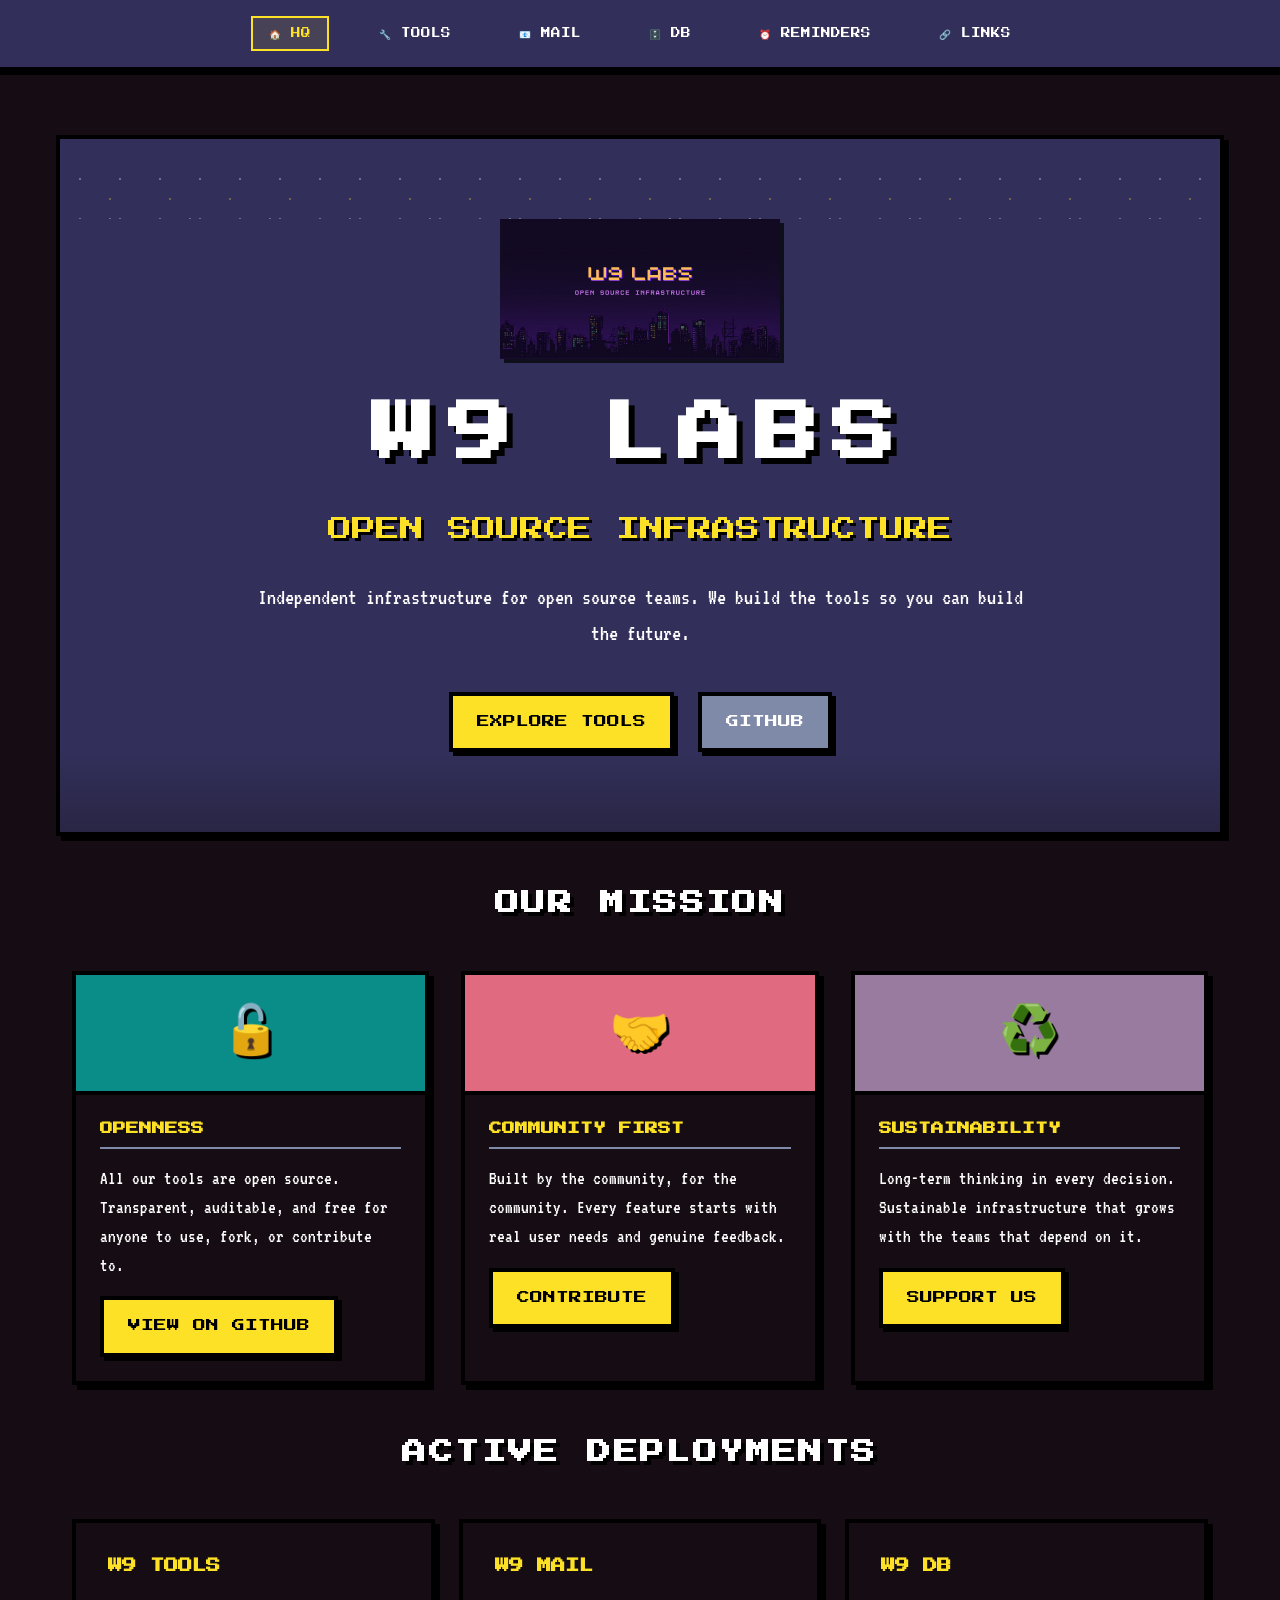
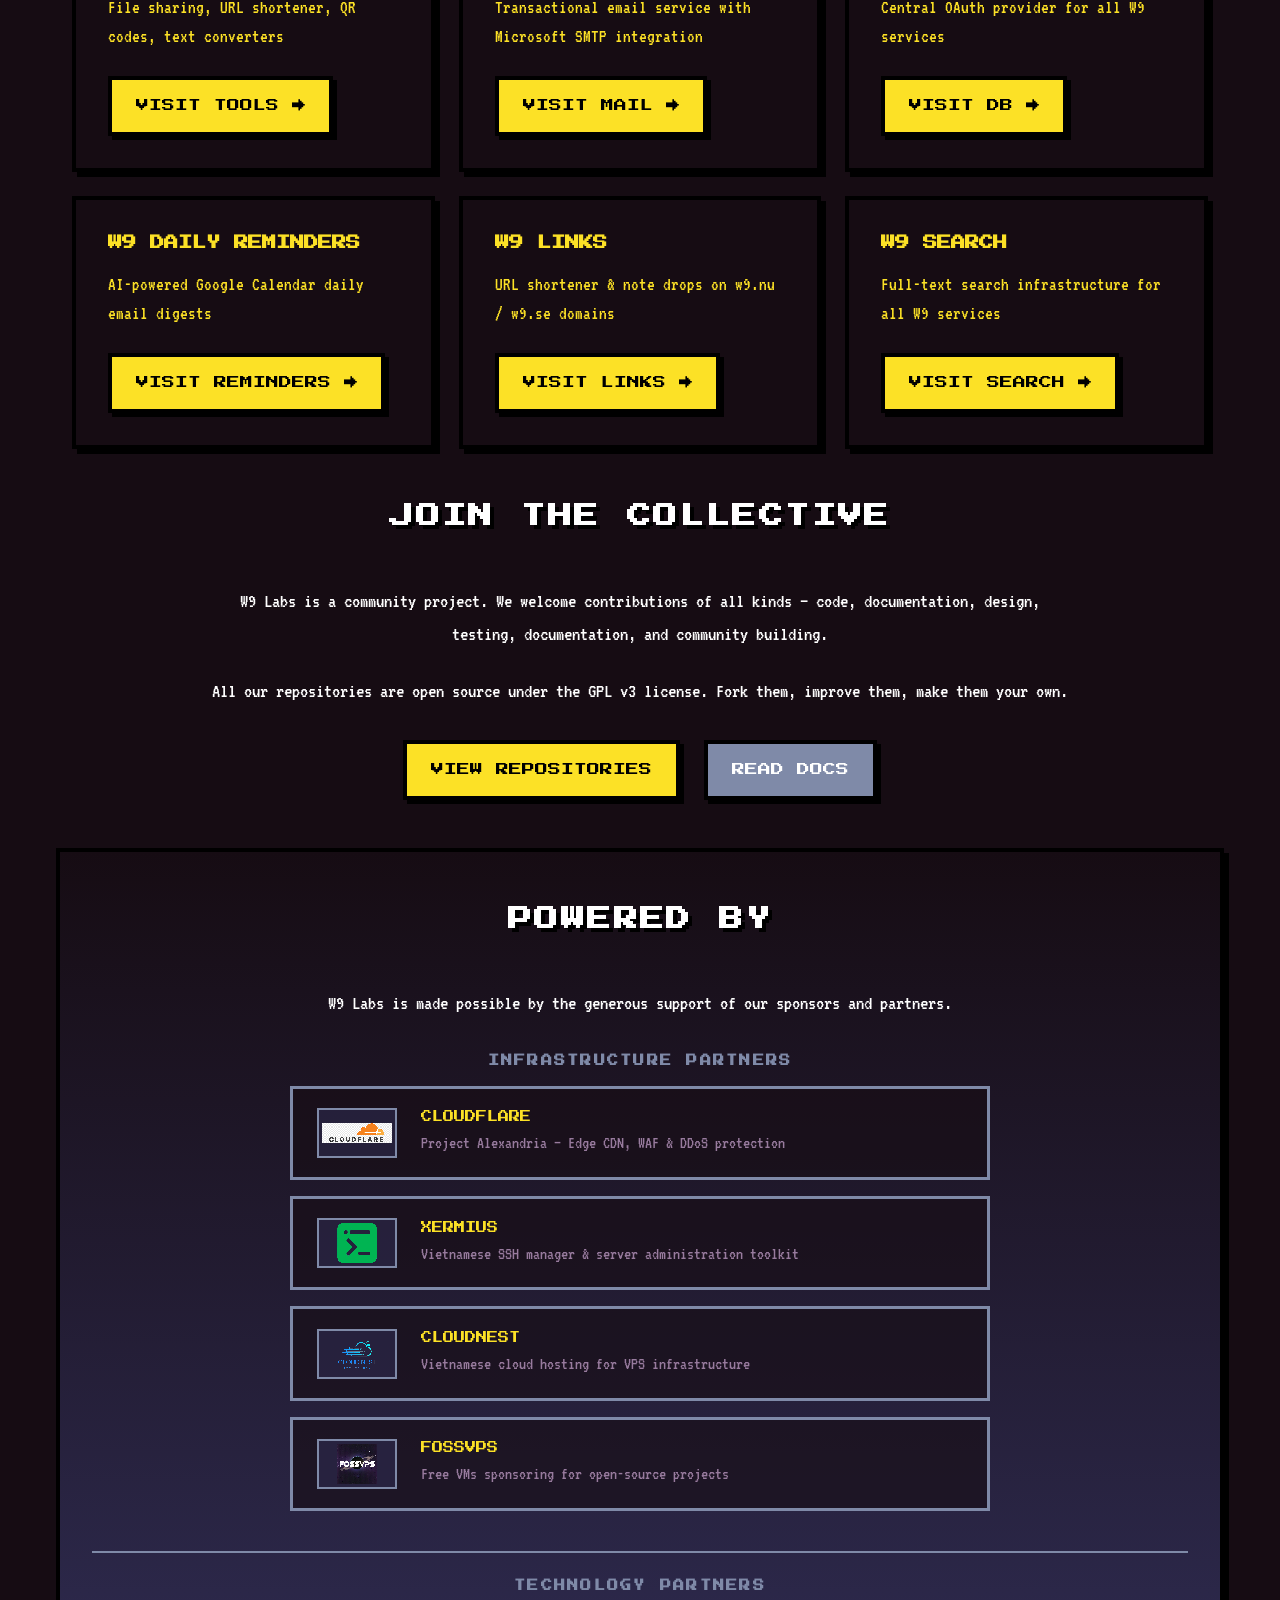
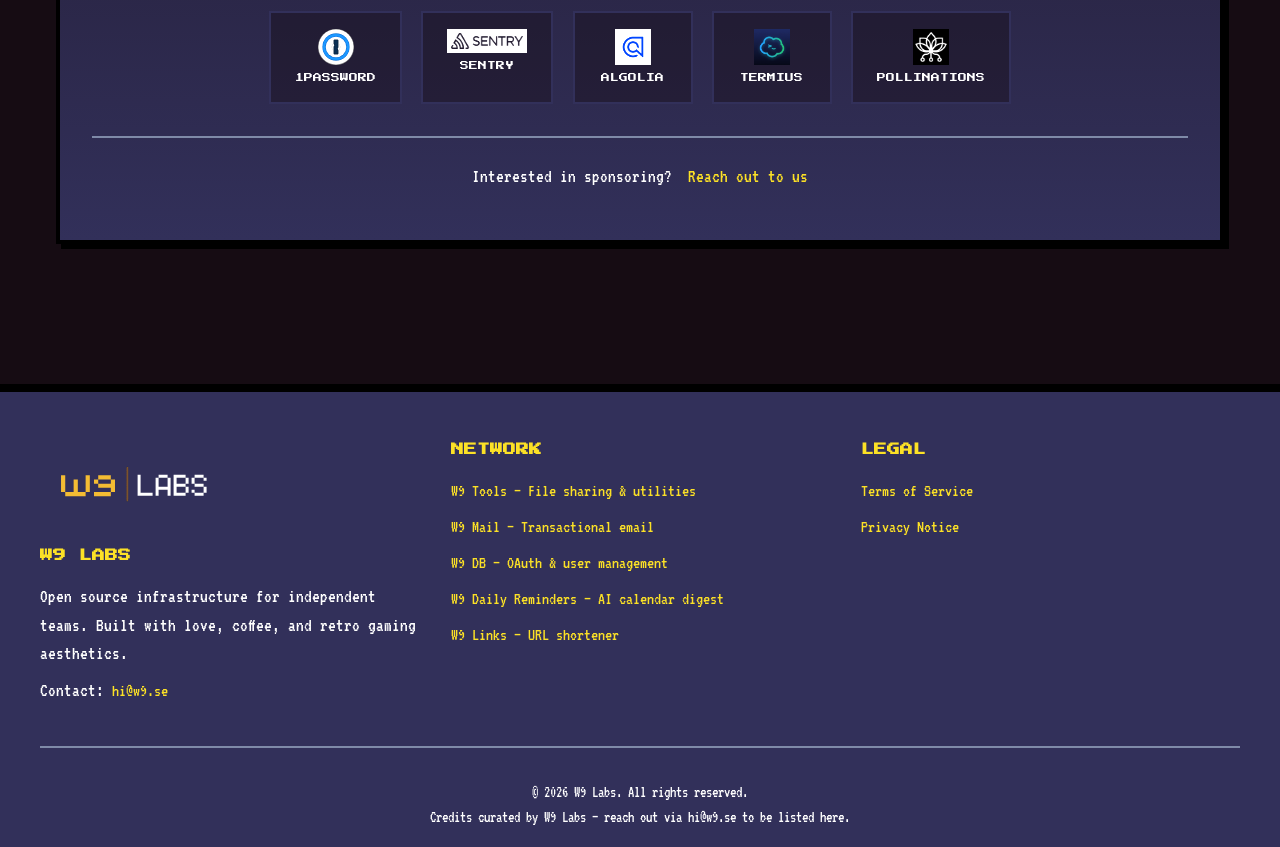
<file: index.html>
<!DOCTYPE html>
<html lang="en">
<head>
    <meta charset="UTF-8"/>
    <meta name="viewport" content="width=device-width, initial-scale=1.0"/>
    <title>W9 Labs — Open Source Infrastructure</title>
    <meta name="description" content="W9 Labs — Open source infrastructure for independent teams. W9 Tools, W9 Mail, W9 DB, and more."/>

    <!-- Favicons -->
    <link rel="icon" type="image/svg+xml" href="/w9-logo/favicon.svg"/>
    <link rel="manifest" href="/site.webmanifest"/>
    <meta name="theme-color" content="#160c13"/>

    <!-- Fonts -->
    <link rel="preconnect" href="https://fonts.googleapis.com"/>
    <link rel="preconnect" href="https://fonts.gstatic.com" crossorigin/>
    <link href="https://fonts.googleapis.com/css2?family=Press+Start+2P&family=VT323&display=swap" rel="stylesheet"/>
    <link rel="stylesheet" href="/css/style.css"/>
</head>
<body>
    <div class="app-container">
        <!-- Network Bar -->
        <nav class="network-bar">
            <div class="network-bar-content">
                <a href="https://w9.se" class="active">🏠 HQ</a>
                <a href="https://tools.w9.nu">🔧 TOOLS</a>
                <a href="https://mail.w9.nu">📧 MAIL</a>
                <a href="https://db.w9.nu">🗄️ DB</a>
                <a href="https://reminder.w9.nu">⏰ REMINDERS</a>
                <a href="https://links.w9.nu">🔗 LINKS</a>
            </div>
        </nav>

        <main class="main-content">
            <!-- Hero Section -->
            <section class="hero-section">
                <div class="pixel-stars"></div>
                <div class="pixel-skyline"></div>
                <div class="hero-content">
                    <img src="/w9-logo/hero-transparent.svg" alt="W9 Labs" class="hero-logo"/>
                    <h1 class="hero-title">W9 LABS</h1>
                    <p class="hero-subtitle">OPEN SOURCE INFRASTRUCTURE</p>
                    <p class="hero-description">
                        Independent infrastructure for open source teams.
                        We build the tools so you can build the future.
                    </p>
                    <div class="hero-actions">
                        <a href="https://tools.w9.nu" class="voxel-button">EXPLORE TOOLS</a>
                        <a href="https://github.com/w9labs" class="voxel-button voxel-button--secondary" target="_blank" rel="noopener">GITHUB</a>
                    </div>
                </div>
            </section>

            <!-- Mission Section -->
            <section class="mission-section">
                <h2 class="section-title">OUR MISSION</h2>
                <div class="card-grid">
                    <div class="voxel-card">
                        <div class="card-media" style="background: #0a8c88;"><span class="card-icon">🔓</span></div>
                        <div class="card-body">
                            <h3 class="card-title">OPENNESS</h3>
                            <p>All our tools are open source. Transparent, auditable, and free for anyone to use, fork, or contribute to.</p>
                            <a href="https://github.com/w9labs" class="voxel-button" target="_blank">VIEW ON GITHUB</a>
                        </div>
                    </div>
                    <div class="voxel-card">
                        <div class="card-media" style="background: #e06b81;"><span class="card-icon">🤝</span></div>
                        <div class="card-body">
                            <h3 class="card-title">COMMUNITY FIRST</h3>
                            <p>Built by the community, for the community. Every feature starts with real user needs and genuine feedback.</p>
                            <a href="https://github.com/w9labs/homepage" class="voxel-button" target="_blank">CONTRIBUTE</a>
                        </div>
                    </div>
                    <div class="voxel-card">
                        <div class="card-media" style="background: #987b9e;"><span class="card-icon">♻️</span></div>
                        <div class="card-body">
                            <h3 class="card-title">SUSTAINABILITY</h3>
                            <p>Long-term thinking in every decision. Sustainable infrastructure that grows with the teams that depend on it.</p>
                            <a href="https://github.com/sponsors/w9labs" class="voxel-button" target="_blank">SUPPORT US</a>
                        </div>
                    </div>
                </div>
            </section>

            <!-- Deployments Section -->
            <section class="deployments-section">
                <h2 class="section-title">ACTIVE DEPLOYMENTS</h2>
                <div class="deployment-grid">
                    <a href="https://tools.w9.nu" class="deployment-card">
                        <h3>W9 TOOLS</h3>
                        <p>File sharing, URL shortener, QR codes, text converters</p>
                        <span class="voxel-button">VISIT TOOLS →</span>
                    </a>
                    <a href="https://mail.w9.nu" class="deployment-card">
                        <h3>W9 MAIL</h3>
                        <p>Transactional email service with Microsoft SMTP integration</p>
                        <span class="voxel-button">VISIT MAIL →</span>
                    </a>
                    <a href="https://db.w9.nu" class="deployment-card">
                        <h3>W9 DB</h3>
                        <p>Central OAuth provider for all W9 services</p>
                        <span class="voxel-button">VISIT DB →</span>
                    </a>
                    <a href="https://reminder.w9.nu" class="deployment-card">
                        <h3>W9 DAILY REMINDERS</h3>
                        <p>AI-powered Google Calendar daily email digests</p>
                        <span class="voxel-button">VISIT REMINDERS →</span>
                    </a>
                    <a href="https://links.w9.nu" class="deployment-card">
                        <h3>W9 LINKS</h3>
                        <p>URL shortener &amp; note drops on w9.nu / w9.se domains</p>
                        <span class="voxel-button">VISIT LINKS →</span>
                    </a>
                    <a href="https://github.com/w9labs/w9-search" class="deployment-card">
                        <h3>W9 SEARCH</h3>
                        <p>Full-text search infrastructure for all W9 services</p>
                        <span class="voxel-button">VISIT SEARCH →</span>
                    </a>
                </div>
            </section>

            <!-- Contributing Section -->
            <section class="contributing-section">
                <h2 class="section-title">JOIN THE COLLECTIVE</h2>
                <div class="contributing-content">
                    <p>W9 Labs is a community project. We welcome contributions of all kinds — code, documentation, design, testing, documentation, and community building.</p>
                    <p>All our repositories are open source under the GPL v3 license. Fork them, improve them, make them your own.</p>
                    <div class="contributing-actions">
                        <a href="https://github.com/w9labs" class="voxel-button" target="_blank">VIEW REPOSITORIES</a>
                        <a href="https://github.com/w9labs" class="voxel-button voxel-button--secondary" target="_blank">READ DOCS</a>
                    </div>
                </div>
            </section>

                        <!-- Sponsors Section -->
            <section class="sponsors-section">
                <h2 class="section-title">POWERED BY</h2>
                <p class="sponsors-intro">W9 Labs is made possible by the generous support of our sponsors and partners.</p>

                <!-- Tier 1: Infrastructure Partners -->
                <h3 class="sponsor-tier-title">INFRASTRUCTURE PARTNERS</h3>
                <div class="sponsors-grid sponsors-grid--infrastructure">
                    <a href="https://cloudflare.com" class="sponsor-card" target="_blank" rel="noopener">
                        <div class="sponsor-card-logo">
                            <img src="/sponsors/cloudflare.png" alt="Cloudflare" class="sponsor-logo-img" loading="lazy"/>
                        </div>
                        <div class="sponsor-card-info">
                            <span class="sponsor-card-name">Cloudflare</span>
                            <span class="sponsor-card-desc">Project Alexandria — Edge CDN, WAF &amp; DDoS protection</span>
                        </div>
                    </a>
                    <a href="https://xermius.com" class="sponsor-card" target="_blank" rel="noopener">
                        <div class="sponsor-card-logo">
                            <img src="/sponsors/xermius-logo.png" alt="Xermius" class="sponsor-logo-img" loading="lazy"/>
                        </div>
                        <div class="sponsor-card-info">
                            <span class="sponsor-card-name">Xermius</span>
                            <span class="sponsor-card-desc">Vietnamese SSH manager &amp; server administration toolkit</span>
                        </div>
                    </a>
                    <a href="https://cloudnest.vn" class="sponsor-card" target="_blank" rel="noopener">
                        <div class="sponsor-card-logo">
                            <img src="/sponsors/cloudnest.png" alt="CloudNest" class="sponsor-logo-img" loading="lazy"/>
                        </div>
                        <div class="sponsor-card-info">
                            <span class="sponsor-card-name">CloudNest</span>
                            <span class="sponsor-card-desc">Vietnamese cloud hosting for VPS infrastructure</span>
                        </div>
                    </a>
                    <a href="https://fossvps.org" class="sponsor-card" target="_blank" rel="noopener">
                        <div class="sponsor-card-logo">
                            <img src="/sponsors/fossvps-logo.webp" alt="fossVPS" class="sponsor-logo-img" loading="lazy"/>
                        </div>
                        <div class="sponsor-card-info">
                            <span class="sponsor-card-name">fossVPS</span>
                            <span class="sponsor-card-desc">Free VMs sponsoring for open-source projects</span>
                        </div>
                    </a>
                </div>

                <!-- Tier 2: Technology Partners -->
                <h3 class="sponsor-tier-title">TECHNOLOGY PARTNERS</h3>
                <div class="sponsors-grid sponsors-grid--technology">
                    <a href="https://1password.com" class="sponsor-pill" target="_blank" rel="noopener">
                        <img src="/sponsors/1password.svg" alt="1Password" class="sponsor-pill-img" loading="lazy"/>
                        <span class="sponsor-pill-name">1Password</span>
                    </a>
                    <a href="https://sentry.io" class="sponsor-pill" target="_blank" rel="noopener">
                        <img src="/sponsors/sentry.png" alt="Sentry" class="sponsor-pill-img" loading="lazy"/>
                        <span class="sponsor-pill-name">Sentry</span>
                    </a>
                    <a href="https://algolia.com" class="sponsor-pill" target="_blank" rel="noopener">
                        <img src="/sponsors/algolia.png" alt="Algolia" class="sponsor-pill-img" loading="lazy"/>
                        <span class="sponsor-pill-name">Algolia</span>
                    </a>
                    <a href="https://termius.com" class="sponsor-pill" target="_blank" rel="noopener">
                        <img src="/sponsors/termius.png" alt="Termius" class="sponsor-pill-img" loading="lazy"/>
                        <span class="sponsor-pill-name">Termius</span>
                    </a>
                    <a href="https://pollinations.ai" class="sponsor-pill" target="_blank" rel="noopener">
                        <img src="/sponsors/pollinations.jpg" alt="Pollinations" class="sponsor-pill-img" loading="lazy"/>
                        <span class="sponsor-pill-name">Pollinations</span>
                    </a>
                </div>

                <p class="sponsor-cta">Interested in sponsoring? <a href="mailto:hi@w9.se">Reach out to us</a></p>
            </section>
        </main>

        <!-- Footer -->
        <footer class="voxel-footer">
            <div class="footer-content">
                <div class="footer-section">
                    <img src="/w9-logo/workmark-transparent.svg" alt="W9 Labs" class="footer-logo"/>
                    <h3>W9 LABS</h3>
                    <p>Open source infrastructure for independent teams. Built with love, coffee, and retro gaming aesthetics.</p>
                    <p class="contact-email">Contact: <a href="mailto:hi@w9.se">hi@w9.se</a></p>
                </div>
                <div class="footer-section">
                    <h3>NETWORK</h3>
                    <a href="https://tools.w9.nu">W9 Tools — File sharing &amp; utilities</a>
                    <a href="https://mail.w9.nu">W9 Mail — Transactional email</a>
                    <a href="https://db.w9.nu">W9 DB — OAuth &amp; user management</a>
                    <a href="https://reminder.w9.nu">W9 Daily Reminders — AI calendar digest</a>
                    <a href="https://links.w9.nu">W9 Links — URL shortener</a>
                </div>
                <div class="footer-section">
                    <h3>LEGAL</h3>
                    <a href="/terms.html">Terms of Service</a>
                    <a href="/privacy.html">Privacy Notice</a>
                </div>
            </div>
            <div class="footer-bottom">
                <p>&copy; 2026 W9 Labs. All rights reserved.</p>
                <p class="sponsor-credit">Credits curated by W9 Labs — reach out via hi@w9.se to be listed here.</p>
            </div>
        </footer>
    </div>
</body>
</html>
</file>
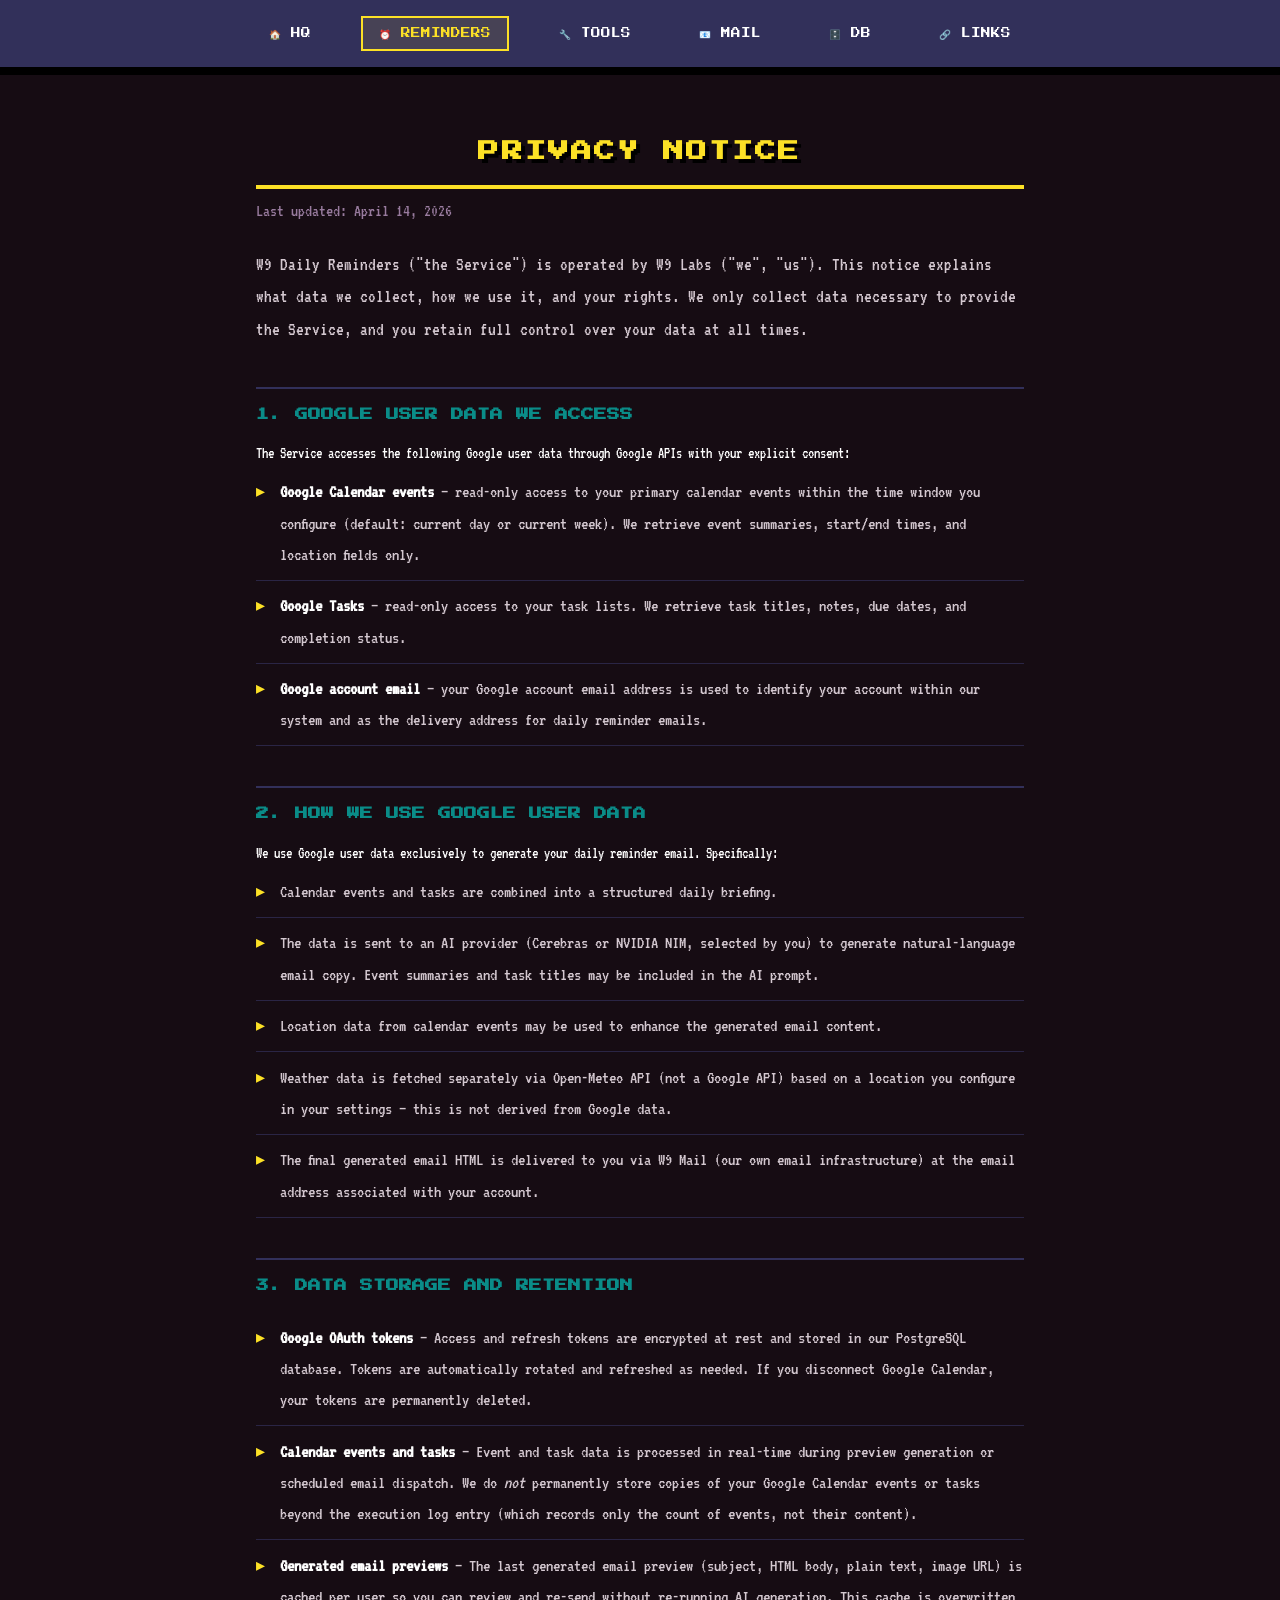
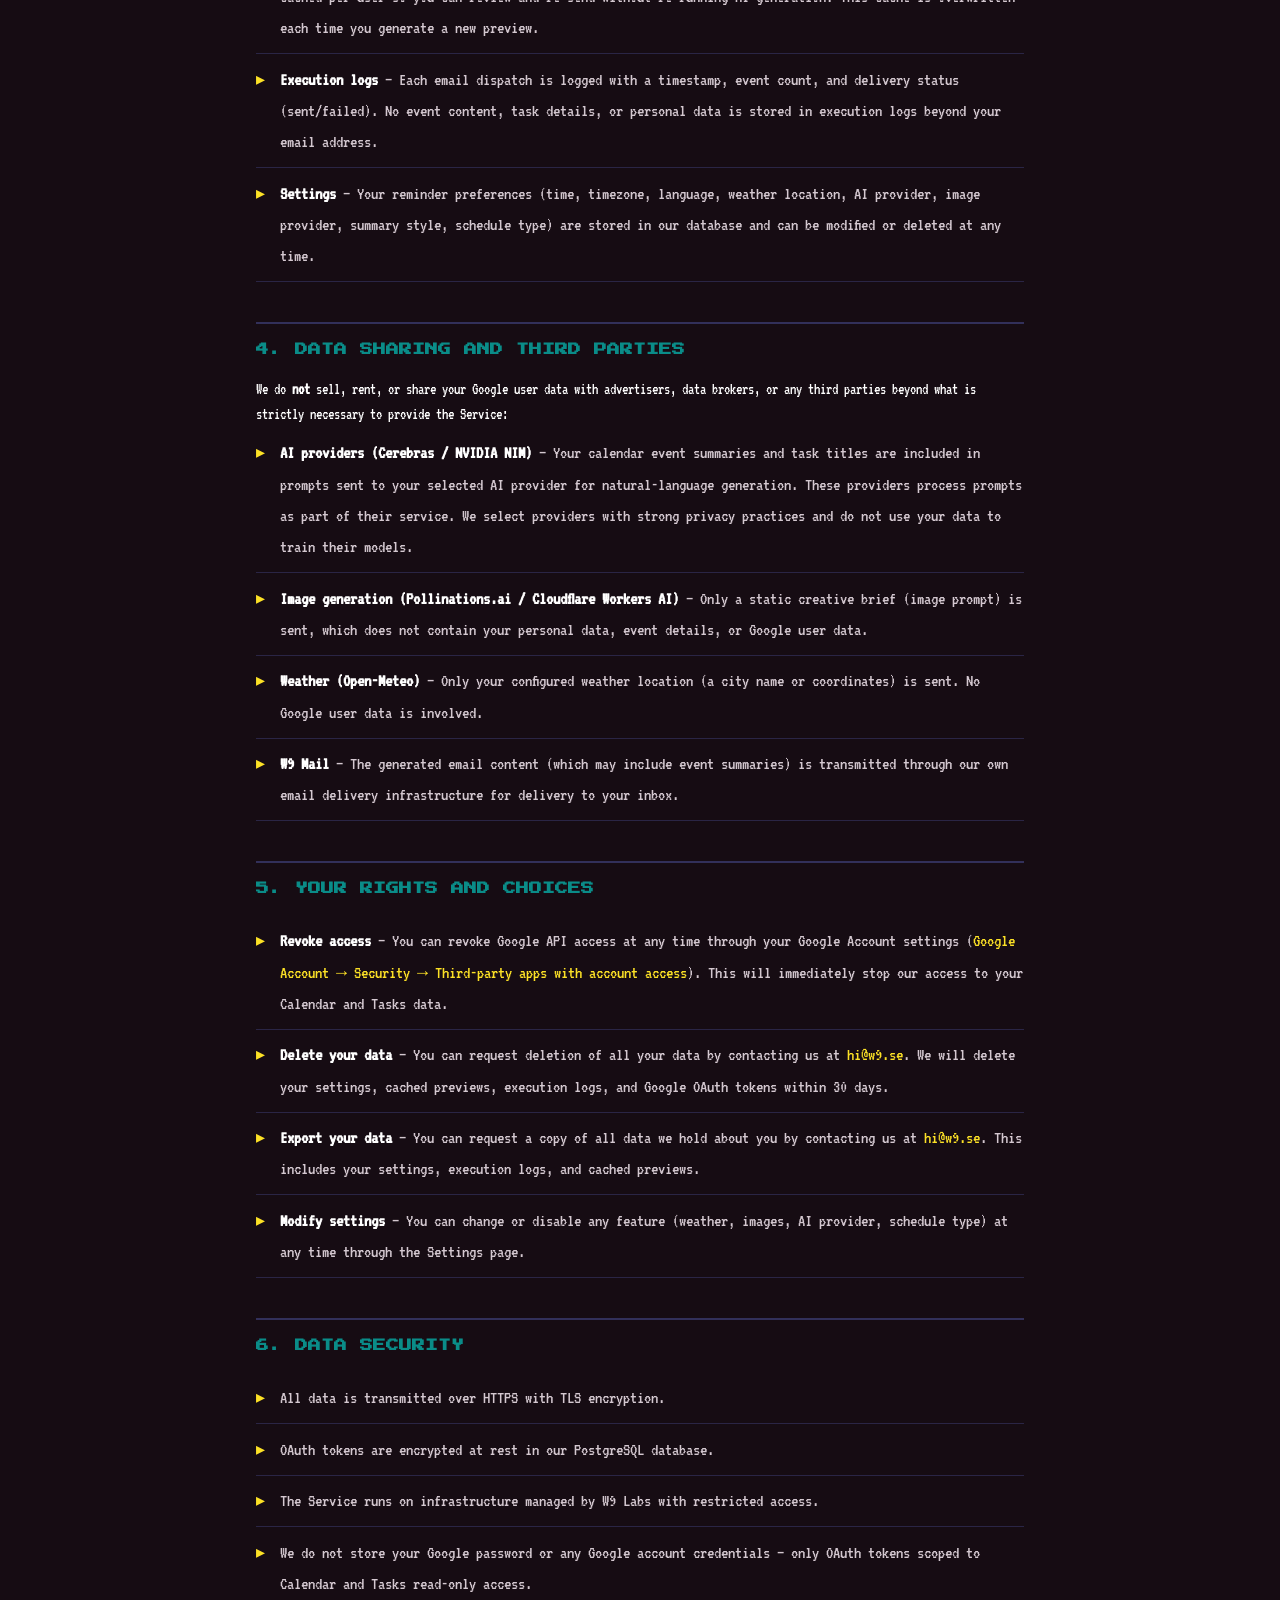
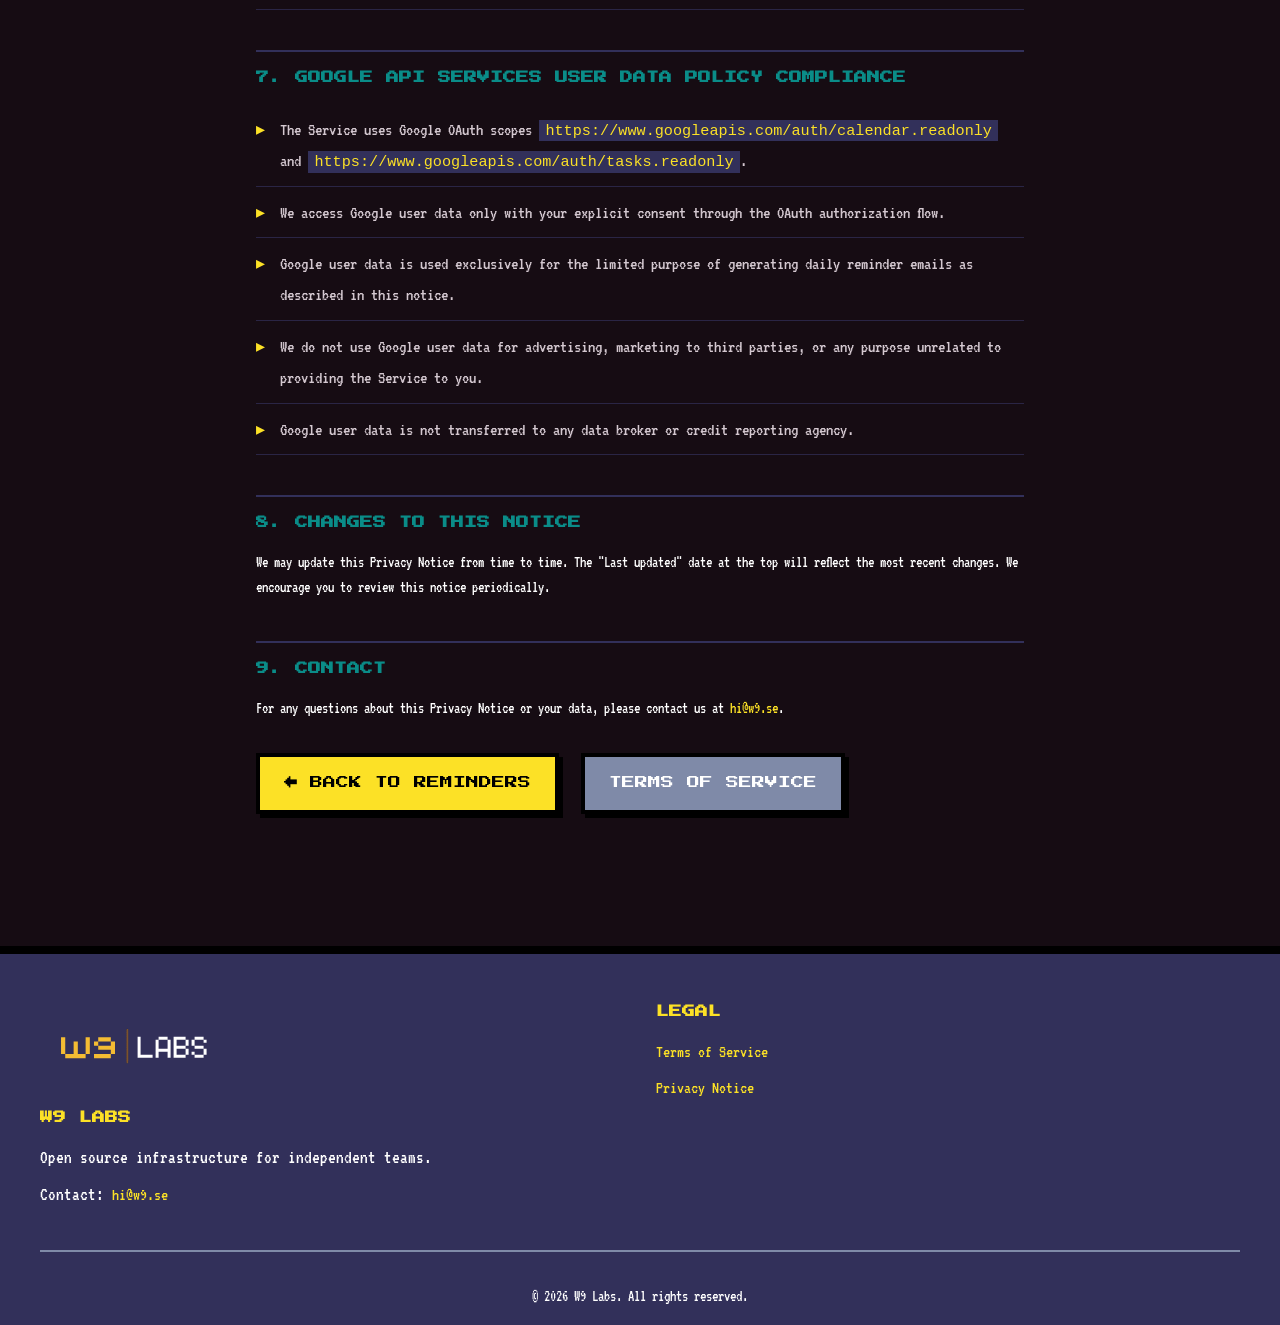
<file: privacy.html>
<!DOCTYPE html>
<html lang="en">
<head>
    <meta charset="UTF-8"/>
    <meta name="viewport" content="width=device-width, initial-scale=1.0"/>
    <title>Privacy Notice — W9 Daily Reminders</title>
    <meta name="description" content="Privacy notice for W9 Daily Reminders — what data we collect, how we use it, and your rights."/>

    <!-- Favicons -->
    <link rel="icon" type="image/svg+xml" href="/w9-logo/favicon.svg"/>
    <link rel="stylesheet" href="/css/style.css"/>
    <link href="https://fonts.googleapis.com/css2?family=Press+Start+2P&family=VT323&display=swap" rel="stylesheet"/>
</head>
<body>
    <div class="app-container">
        <nav class="network-bar">
            <div class="network-bar-content">
                <a href="https://w9.se">🏠 HQ</a>
                <a href="https://reminder.w9.nu" class="active">⏰ REMINDERS</a>
                <a href="https://tools.w9.nu">🔧 TOOLS</a>
                <a href="https://mail.w9.nu">📧 MAIL</a>
                <a href="https://db.w9.nu">🗄️ DB</a>
                <a href="https://links.w9.nu">🔗 LINKS</a>
            </div>
        </nav>

        <main class="main-content" style="max-width: 800px;">
            <section class="legal-section">
                <h1 class="section-title">PRIVACY NOTICE</h1>
                <p class="legal-subtitle">Last updated: April 14, 2026</p>
                <p class="legal-intro">W9 Daily Reminders ("the Service") is operated by W9 Labs ("we", "us"). This notice explains what data we collect, how we use it, and your rights. We only collect data necessary to provide the Service, and you retain full control over your data at all times.</p>

                <h2 class="legal-h2">1. Google User Data We Access</h2>
                <p>The Service accesses the following Google user data through Google APIs with your explicit consent:</p>
                <ul class="legal-list">
                    <li><strong>Google Calendar events</strong> — read-only access to your primary calendar events within the time window you configure (default: current day or current week). We retrieve event summaries, start/end times, and location fields only.</li>
                    <li><strong>Google Tasks</strong> — read-only access to your task lists. We retrieve task titles, notes, due dates, and completion status.</li>
                    <li><strong>Google account email</strong> — your Google account email address is used to identify your account within our system and as the delivery address for daily reminder emails.</li>
                </ul>

                <h2 class="legal-h2">2. How We Use Google User Data</h2>
                <p>We use Google user data exclusively to generate your daily reminder email. Specifically:</p>
                <ul class="legal-list">
                    <li>Calendar events and tasks are combined into a structured daily briefing.</li>
                    <li>The data is sent to an AI provider (Cerebras or NVIDIA NIM, selected by you) to generate natural-language email copy. Event summaries and task titles may be included in the AI prompt.</li>
                    <li>Location data from calendar events may be used to enhance the generated email content.</li>
                    <li>Weather data is fetched separately via Open-Meteo API (not a Google API) based on a location you configure in your settings — this is not derived from Google data.</li>
                    <li>The final generated email HTML is delivered to you via W9 Mail (our own email infrastructure) at the email address associated with your account.</li>
                </ul>

                <h2 class="legal-h2">3. Data Storage and Retention</h2>
                <ul class="legal-list">
                    <li><strong>Google OAuth tokens</strong> — Access and refresh tokens are encrypted at rest and stored in our PostgreSQL database. Tokens are automatically rotated and refreshed as needed. If you disconnect Google Calendar, your tokens are permanently deleted.</li>
                    <li><strong>Calendar events and tasks</strong> — Event and task data is processed in real-time during preview generation or scheduled email dispatch. We do <em>not</em> permanently store copies of your Google Calendar events or tasks beyond the execution log entry (which records only the count of events, not their content).</li>
                    <li><strong>Generated email previews</strong> — The last generated email preview (subject, HTML body, plain text, image URL) is cached per user so you can review and re-send without re-running AI generation. This cache is overwritten each time you generate a new preview.</li>
                    <li><strong>Execution logs</strong> — Each email dispatch is logged with a timestamp, event count, and delivery status (sent/failed). No event content, task details, or personal data is stored in execution logs beyond your email address.</li>
                    <li><strong>Settings</strong> — Your reminder preferences (time, timezone, language, weather location, AI provider, image provider, summary style, schedule type) are stored in our database and can be modified or deleted at any time.</li>
                </ul>

                <h2 class="legal-h2">4. Data Sharing and Third Parties</h2>
                <p>We do <strong>not</strong> sell, rent, or share your Google user data with advertisers, data brokers, or any third parties beyond what is strictly necessary to provide the Service:</p>
                <ul class="legal-list">
                    <li><strong>AI providers (Cerebras / NVIDIA NIM)</strong> — Your calendar event summaries and task titles are included in prompts sent to your selected AI provider for natural-language generation. These providers process prompts as part of their service. We select providers with strong privacy practices and do not use your data to train their models.</li>
                    <li><strong>Image generation (Pollinations.ai / Cloudflare Workers AI)</strong> — Only a static creative brief (image prompt) is sent, which does not contain your personal data, event details, or Google user data.</li>
                    <li><strong>Weather (Open-Meteo)</strong> — Only your configured weather location (a city name or coordinates) is sent. No Google user data is involved.</li>
                    <li><strong>W9 Mail</strong> — The generated email content (which may include event summaries) is transmitted through our own email delivery infrastructure for delivery to your inbox.</li>
                </ul>

                <h2 class="legal-h2">5. Your Rights and Choices</h2>
                <ul class="legal-list">
                    <li><strong>Revoke access</strong> — You can revoke Google API access at any time through your Google Account settings (<a href="https://myaccount.google.com/permissions" target="_blank" rel="noopener">Google Account → Security → Third-party apps with account access</a>). This will immediately stop our access to your Calendar and Tasks data.</li>
                    <li><strong>Delete your data</strong> — You can request deletion of all your data by contacting us at <a href="mailto:hi@w9.se">hi@w9.se</a>. We will delete your settings, cached previews, execution logs, and Google OAuth tokens within 30 days.</li>
                    <li><strong>Export your data</strong> — You can request a copy of all data we hold about you by contacting us at <a href="mailto:hi@w9.se">hi@w9.se</a>. This includes your settings, execution logs, and cached previews.</li>
                    <li><strong>Modify settings</strong> — You can change or disable any feature (weather, images, AI provider, schedule type) at any time through the Settings page.</li>
                </ul>

                <h2 class="legal-h2">6. Data Security</h2>
                <ul class="legal-list">
                    <li>All data is transmitted over HTTPS with TLS encryption.</li>
                    <li>OAuth tokens are encrypted at rest in our PostgreSQL database.</li>
                    <li>The Service runs on infrastructure managed by W9 Labs with restricted access.</li>
                    <li>We do not store your Google password or any Google account credentials — only OAuth tokens scoped to Calendar and Tasks read-only access.</li>
                </ul>

                <h2 class="legal-h2">7. Google API Services User Data Policy Compliance</h2>
                <ul class="legal-list">
                    <li>The Service uses Google OAuth scopes <code>https://www.googleapis.com/auth/calendar.readonly</code> and <code>https://www.googleapis.com/auth/tasks.readonly</code>.</li>
                    <li>We access Google user data only with your explicit consent through the OAuth authorization flow.</li>
                    <li>Google user data is used exclusively for the limited purpose of generating daily reminder emails as described in this notice.</li>
                    <li>We do not use Google user data for advertising, marketing to third parties, or any purpose unrelated to providing the Service to you.</li>
                    <li>Google user data is not transferred to any data broker or credit reporting agency.</li>
                </ul>

                <h2 class="legal-h2">8. Changes to This Notice</h2>
                <p>We may update this Privacy Notice from time to time. The "Last updated" date at the top will reflect the most recent changes. We encourage you to review this notice periodically.</p>

                <h2 class="legal-h2">9. Contact</h2>
                <p>For any questions about this Privacy Notice or your data, please contact us at <a href="mailto:hi@w9.se">hi@w9.se</a>.</p>

                <div style="margin-top: 2rem;">
                    <a href="https://reminder.w9.nu" class="voxel-button">← BACK TO REMINDERS</a>
                    <a href="/terms.html" class="voxel-button voxel-button--secondary" style="margin-left: 1rem;">TERMS OF SERVICE</a>
                </div>
            </section>
        </main>

        <footer class="voxel-footer">
            <div class="footer-content">
                <div class="footer-section">
                    <img src="/w9-logo/workmark-transparent.svg" alt="W9 Labs" class="footer-logo"/>
                    <h3>W9 LABS</h3>
                    <p>Open source infrastructure for independent teams.</p>
                    <p class="contact-email">Contact: <a href="mailto:hi@w9.se">hi@w9.se</a></p>
                </div>
                <div class="footer-section">
                    <h3>LEGAL</h3>
                    <a href="/terms.html">Terms of Service</a>
                    <a href="/privacy.html">Privacy Notice</a>
                </div>
            </div>
            <div class="footer-bottom">
                <p>&copy; 2026 W9 Labs. All rights reserved.</p>
            </div>
        </footer>
    </div>
</body>
</html>
</file>
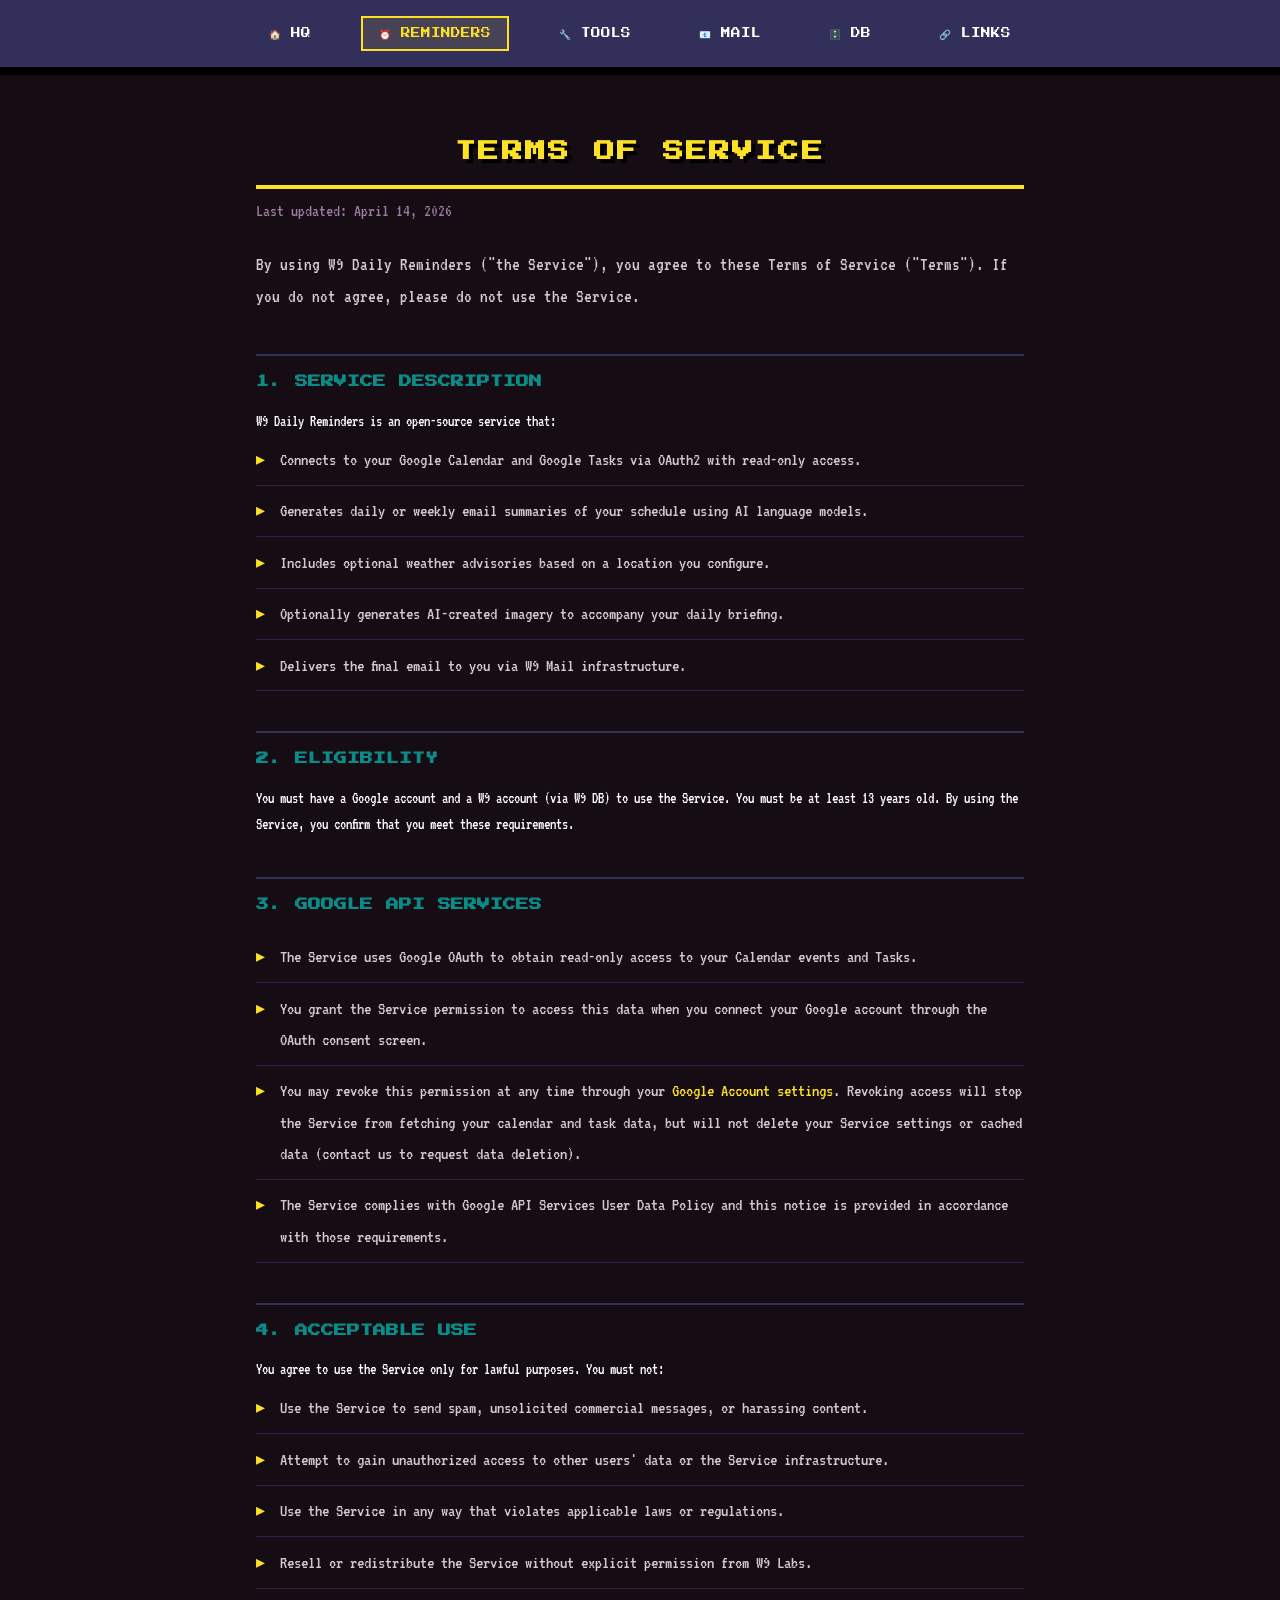
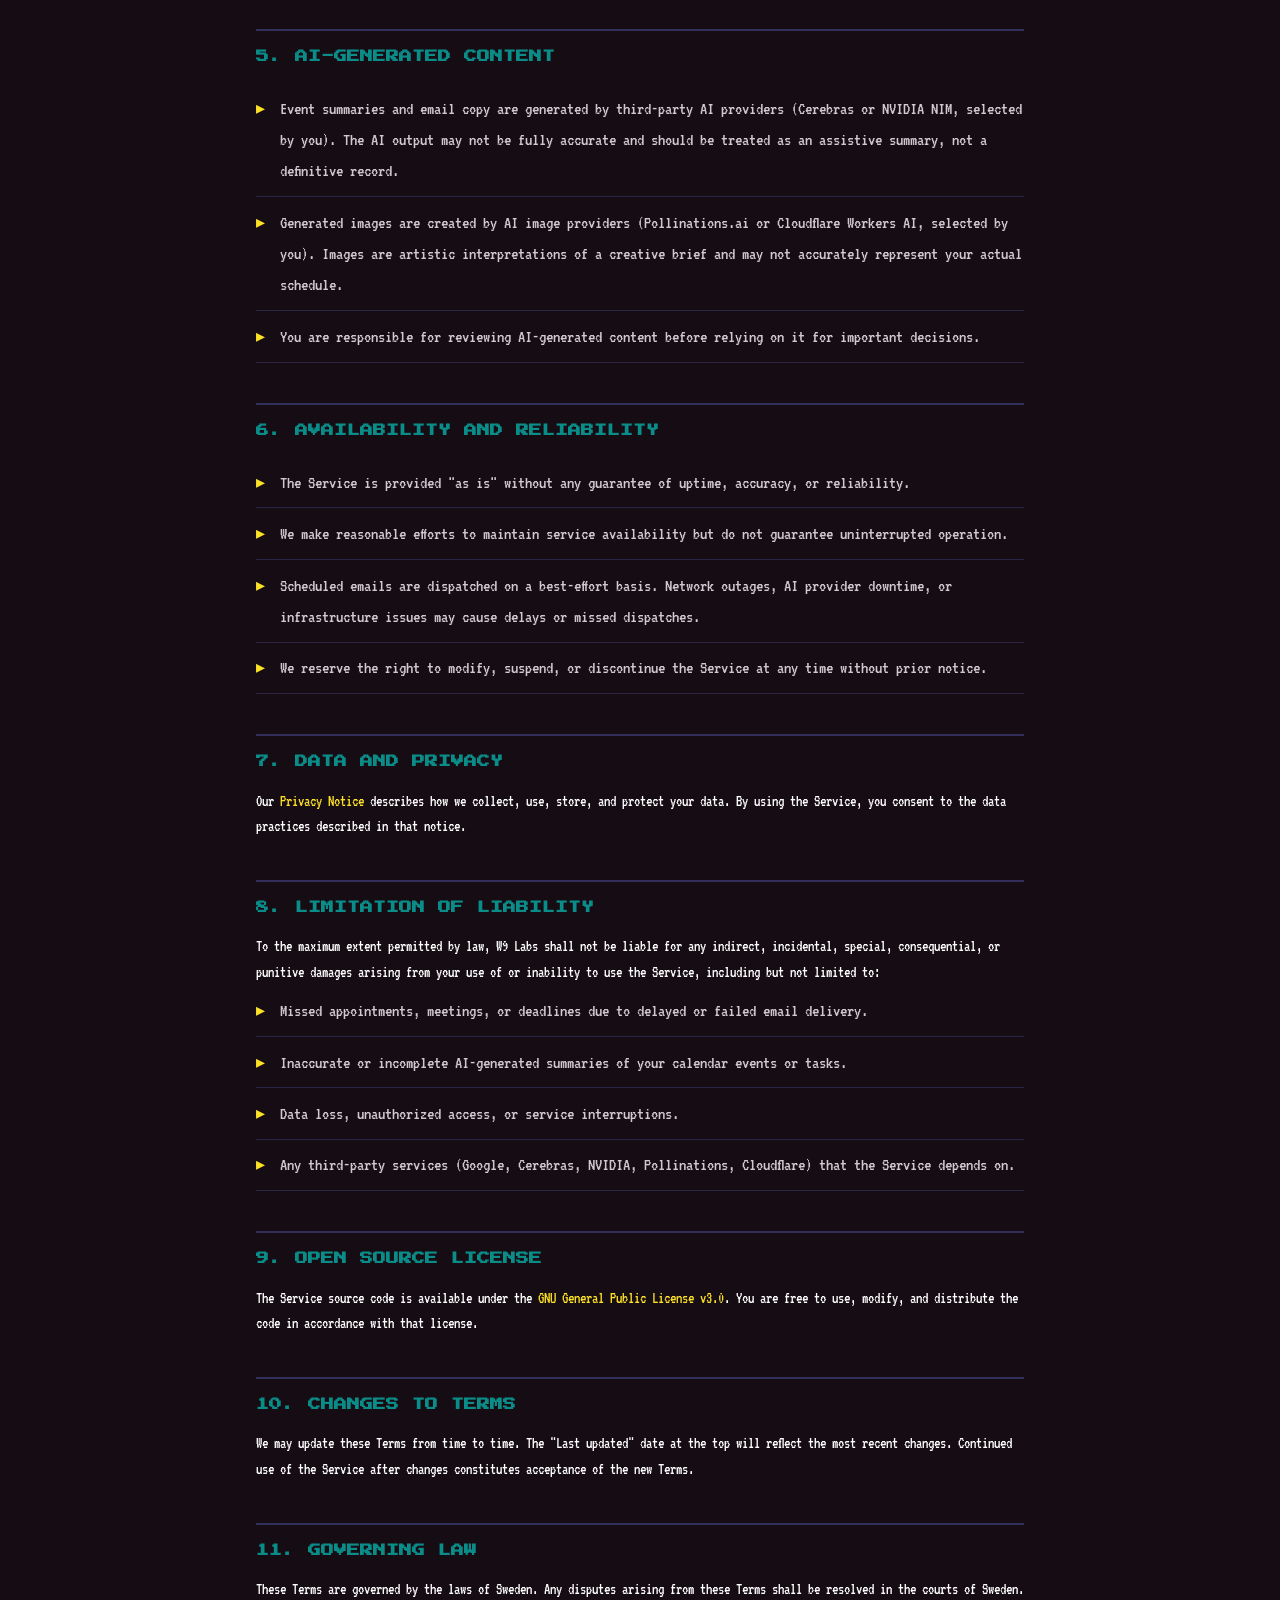
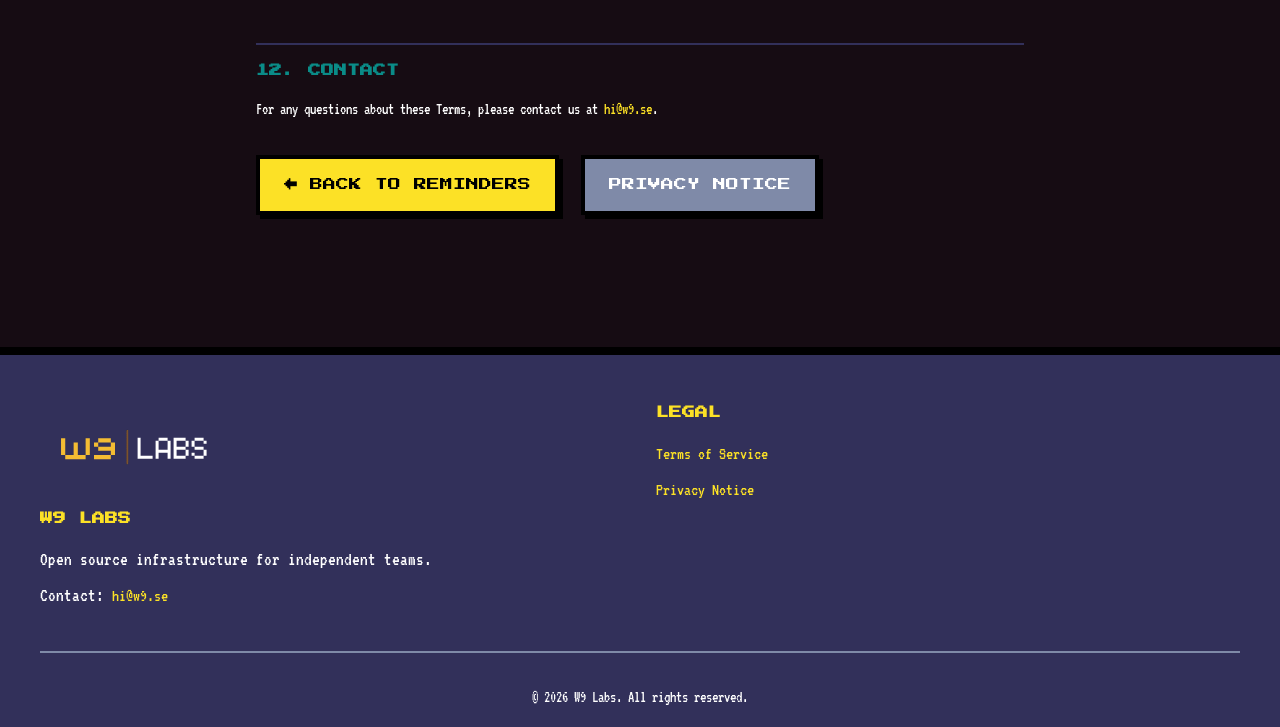
<file: terms.html>
<!DOCTYPE html>
<html lang="en">
<head>
    <meta charset="UTF-8"/>
    <meta name="viewport" content="width=device-width, initial-scale=1.0"/>
    <title>Terms of Service — W9 Daily Reminders</title>
    <meta name="description" content="Terms of Service for W9 Daily Reminders — usage terms, limitations, and disclaimers."/>

    <!-- Favicons -->
    <link rel="icon" type="image/svg+xml" href="/w9-logo/favicon.svg"/>
    <link rel="stylesheet" href="/css/style.css"/>
    <link href="https://fonts.googleapis.com/css2?family=Press+Start+2P&family=VT323&display=swap" rel="stylesheet"/>
</head>
<body>
    <div class="app-container">
        <nav class="network-bar">
            <div class="network-bar-content">
                <a href="https://w9.se">🏠 HQ</a>
                <a href="https://reminder.w9.nu" class="active">⏰ REMINDERS</a>
                <a href="https://tools.w9.nu">🔧 TOOLS</a>
                <a href="https://mail.w9.nu">📧 MAIL</a>
                <a href="https://db.w9.nu">🗄️ DB</a>
                <a href="https://links.w9.nu">🔗 LINKS</a>
            </div>
        </nav>

        <main class="main-content" style="max-width: 800px;">
            <section class="legal-section">
                <h1 class="section-title">TERMS OF SERVICE</h1>
                <p class="legal-subtitle">Last updated: April 14, 2026</p>
                <p class="legal-intro">By using W9 Daily Reminders ("the Service"), you agree to these Terms of Service ("Terms"). If you do not agree, please do not use the Service.</p>

                <h2 class="legal-h2">1. Service Description</h2>
                <p>W9 Daily Reminders is an open-source service that:</p>
                <ul class="legal-list">
                    <li>Connects to your Google Calendar and Google Tasks via OAuth2 with read-only access.</li>
                    <li>Generates daily or weekly email summaries of your schedule using AI language models.</li>
                    <li>Includes optional weather advisories based on a location you configure.</li>
                    <li>Optionally generates AI-created imagery to accompany your daily briefing.</li>
                    <li>Delivers the final email to you via W9 Mail infrastructure.</li>
                </ul>

                <h2 class="legal-h2">2. Eligibility</h2>
                <p>You must have a Google account and a W9 account (via W9 DB) to use the Service. You must be at least 13 years old. By using the Service, you confirm that you meet these requirements.</p>

                <h2 class="legal-h2">3. Google API Services</h2>
                <ul class="legal-list">
                    <li>The Service uses Google OAuth to obtain read-only access to your Calendar events and Tasks.</li>
                    <li>You grant the Service permission to access this data when you connect your Google account through the OAuth consent screen.</li>
                    <li>You may revoke this permission at any time through your <a href="https://myaccount.google.com/permissions" target="_blank" rel="noopener">Google Account settings</a>. Revoking access will stop the Service from fetching your calendar and task data, but will not delete your Service settings or cached data (contact us to request data deletion).</li>
                    <li>The Service complies with Google API Services User Data Policy and this notice is provided in accordance with those requirements.</li>
                </ul>

                <h2 class="legal-h2">4. Acceptable Use</h2>
                <p>You agree to use the Service only for lawful purposes. You must not:</p>
                <ul class="legal-list">
                    <li>Use the Service to send spam, unsolicited commercial messages, or harassing content.</li>
                    <li>Attempt to gain unauthorized access to other users' data or the Service infrastructure.</li>
                    <li>Use the Service in any way that violates applicable laws or regulations.</li>
                    <li>Resell or redistribute the Service without explicit permission from W9 Labs.</li>
                </ul>

                <h2 class="legal-h2">5. AI-Generated Content</h2>
                <ul class="legal-list">
                    <li>Event summaries and email copy are generated by third-party AI providers (Cerebras or NVIDIA NIM, selected by you). The AI output may not be fully accurate and should be treated as an assistive summary, not a definitive record.</li>
                    <li>Generated images are created by AI image providers (Pollinations.ai or Cloudflare Workers AI, selected by you). Images are artistic interpretations of a creative brief and may not accurately represent your actual schedule.</li>
                    <li>You are responsible for reviewing AI-generated content before relying on it for important decisions.</li>
                </ul>

                <h2 class="legal-h2">6. Availability and Reliability</h2>
                <ul class="legal-list">
                    <li>The Service is provided "as is" without any guarantee of uptime, accuracy, or reliability.</li>
                    <li>We make reasonable efforts to maintain service availability but do not guarantee uninterrupted operation.</li>
                    <li>Scheduled emails are dispatched on a best-effort basis. Network outages, AI provider downtime, or infrastructure issues may cause delays or missed dispatches.</li>
                    <li>We reserve the right to modify, suspend, or discontinue the Service at any time without prior notice.</li>
                </ul>

                <h2 class="legal-h2">7. Data and Privacy</h2>
                <p>Our <a href="/privacy.html">Privacy Notice</a> describes how we collect, use, store, and protect your data. By using the Service, you consent to the data practices described in that notice.</p>

                <h2 class="legal-h2">8. Limitation of Liability</h2>
                <p>To the maximum extent permitted by law, W9 Labs shall not be liable for any indirect, incidental, special, consequential, or punitive damages arising from your use of or inability to use the Service, including but not limited to:</p>
                <ul class="legal-list">
                    <li>Missed appointments, meetings, or deadlines due to delayed or failed email delivery.</li>
                    <li>Inaccurate or incomplete AI-generated summaries of your calendar events or tasks.</li>
                    <li>Data loss, unauthorized access, or service interruptions.</li>
                    <li>Any third-party services (Google, Cerebras, NVIDIA, Pollinations, Cloudflare) that the Service depends on.</li>
                </ul>

                <h2 class="legal-h2">9. Open Source License</h2>
                <p>The Service source code is available under the <a href="https://github.com/w9labs/w9-daily-reminders" target="_blank" rel="noopener">GNU General Public License v3.0</a>. You are free to use, modify, and distribute the code in accordance with that license.</p>

                <h2 class="legal-h2">10. Changes to Terms</h2>
                <p>We may update these Terms from time to time. The "Last updated" date at the top will reflect the most recent changes. Continued use of the Service after changes constitutes acceptance of the new Terms.</p>

                <h2 class="legal-h2">11. Governing Law</h2>
                <p>These Terms are governed by the laws of Sweden. Any disputes arising from these Terms shall be resolved in the courts of Sweden.</p>

                <h2 class="legal-h2">12. Contact</h2>
                <p>For any questions about these Terms, please contact us at <a href="mailto:hi@w9.se">hi@w9.se</a>.</p>

                <div style="margin-top: 2rem;">
                    <a href="https://reminder.w9.nu" class="voxel-button">← BACK TO REMINDERS</a>
                    <a href="/privacy.html" class="voxel-button voxel-button--secondary" style="margin-left: 1rem;">PRIVACY NOTICE</a>
                </div>
            </section>
        </main>

        <footer class="voxel-footer">
            <div class="footer-content">
                <div class="footer-section">
                    <img src="/w9-logo/workmark-transparent.svg" alt="W9 Labs" class="footer-logo"/>
                    <h3>W9 LABS</h3>
                    <p>Open source infrastructure for independent teams.</p>
                    <p class="contact-email">Contact: <a href="mailto:hi@w9.se">hi@w9.se</a></p>
                </div>
                <div class="footer-section">
                    <h3>LEGAL</h3>
                    <a href="/terms.html">Terms of Service</a>
                    <a href="/privacy.html">Privacy Notice</a>
                </div>
            </div>
            <div class="footer-bottom">
                <p>&copy; 2026 W9 Labs. All rights reserved.</p>
            </div>
        </footer>
    </div>
</body>
</html>
</file>
<file: css/style.css>
/* ============================================================
   W9 Homepage — 8-Bit Voxel Arcade Styling
   For Cloudflare Pages — w9.se
   ============================================================ */

*, *::before, *::after { box-sizing: border-box; margin: 0; padding: 0; border-radius: 0 !important; }

html { font-size: 16px; image-rendering: pixelated; image-rendering: -moz-crisp-edges; }

body {
  font-family: 'VT323', 'Press Start 2P', monospace;
  background-color: #160c13;
  color: #ffffff;
  line-height: 1.6;
  overflow-x: hidden;
}

a { color: #fce126; text-decoration: none; transition: all 0.1s; }
a:hover { color: #ffffff; text-shadow: 0 0 8px #fce126; }

.app-container { min-height: 100vh; display: flex; flex-direction: column; }

.main-content { flex: 1; width: 100%; max-width: 1200px; margin: 0 auto; padding: 2rem 1rem; }

/* Network Bar */
.network-bar {
  background: #32305a;
  border-bottom: 4px solid #000000;
  box-shadow: 0 4px 0 #000000;
  padding: 1rem 2rem;
  position: sticky;
  top: 0;
  z-index: 100;
}

.network-bar-content {
  max-width: 1200px;
  margin: 0 auto;
  display: flex;
  justify-content: center;
  gap: 2rem;
  flex-wrap: wrap;
}

.network-bar-content a {
  font-family: 'Press Start 2P', monospace;
  font-size: 0.6rem;
  color: #ffffff;
  text-transform: uppercase;
  padding: 0.5rem 1rem;
  border: 2px solid transparent;
  transition: all 0.1s;
}

.network-bar-content a:hover,
.network-bar-content a.active {
  border: 2px solid #fce126;
  background: rgba(252, 225, 38, 0.1);
  color: #fce126;
}

/* Buttons */
.voxel-button {
  font-family: 'Press Start 2P', monospace;
  font-size: 0.8rem;
  background: #fce126;
  color: #000000;
  border: 4px solid #000000;
  box-shadow: 4px 4px 0 #000000;
  padding: 1rem 1.5rem;
  cursor: pointer;
  text-transform: uppercase;
  transition: all 0.1s;
  display: inline-block;
  text-decoration: none;
  text-align: center;
}

.voxel-button:hover {
  box-shadow: 0 0 0 #000000;
  transform: translate(4px, 4px);
  background: #f6cd6b;
}

.voxel-button--secondary { background: #7f8aa8; color: #ffffff; }
.voxel-button--secondary:hover { background: #987b9e; }

/* Cards */
.voxel-card {
  background: #160c13;
  border: 4px solid #000000;
  box-shadow: 5px 5px 0 #000000;
  overflow: hidden;
  transition: all 0.1s;
}

.voxel-card:hover { transform: translate(2px, 2px); box-shadow: 3px 3px 0 #000000; }

.card-media {
  height: 120px;
  display: flex;
  align-items: center;
  justify-content: center;
  border-bottom: 4px solid #000000;
}

.card-icon { font-size: 3rem; filter: drop-shadow(3px 3px 0 #000000); }

.card-body { padding: 1.5rem; }

.card-title {
  font-family: 'Press Start 2P', monospace;
  font-size: 0.8rem;
  color: #fce126;
  margin-bottom: 1rem;
  text-transform: uppercase;
  border-bottom: 2px solid #7f8aa8;
  padding-bottom: 0.5rem;
}

.card-body p { font-size: 1.2rem; line-height: 1.5; margin-bottom: 1rem; }

.card-grid {
  display: grid;
  grid-template-columns: repeat(auto-fit, minmax(300px, 1fr));
  gap: 2rem;
  margin-top: 2rem;
}

/* Hero */
.hero-section {
  position: relative;
  text-align: center;
  padding: 5rem 2rem;
  background: #32305a;
  border: 4px solid #000000;
  box-shadow: 5px 5px 0 #000000;
  margin: 2rem auto;
  max-width: 1200px;
  overflow: hidden;
}

.pixel-stars {
  position: absolute;
  top: 20px;
  left: 0;
  right: 0;
  height: 60px;
  background-image:
    radial-gradient(circle, #ffffff 1px, transparent 1px),
    radial-gradient(circle, #fce126 1px, transparent 1px),
    radial-gradient(circle, #ffffff 1px, transparent 1px);
  background-size: 40px 40px, 60px 60px, 80px 80px;
  background-position: 0 0, 20px 10px, 10px 20px;
  opacity: 0.3;
  animation: twinkle 3s infinite alternate;
}

@keyframes twinkle { 0%, 100% { opacity: 0.3; } 50% { opacity: 0.6; } }

.pixel-skyline {
  position: absolute;
  bottom: 0;
  left: 0;
  right: 0;
  height: 80px;
  background: linear-gradient(180deg, transparent 0%, rgba(22, 12, 19, 0.3) 100%);
}

.hero-content { position: relative; z-index: 10; }

.hero-logo {
  width: min(280px, 60vw);
  height: auto;
  margin: 0 auto 1.5rem;
  display: block;
  filter: drop-shadow(4px 4px 0 rgba(0,0,0,.7));
  transition: transform .3s;
}

.hero-section:hover .hero-logo { transform: scale(1.02); }

.hero-title {
  font-family: 'Press Start 2P', monospace;
  font-size: 4rem;
  color: #ffffff;
  text-shadow: 6px 6px 0 #000000;
  margin-bottom: 1.5rem;
  letter-spacing: 0.2em;
}

.hero-subtitle {
  font-family: 'Press Start 2P', monospace;
  font-size: 1.5rem;
  color: #fce126;
  text-shadow: 3px 3px 0 #000000;
  margin-bottom: 2rem;
}

.hero-description {
  font-size: 1.4rem;
  max-width: 800px;
  margin: 0 auto 2.5rem;
  line-height: 1.6;
}

.hero-actions { display: flex; gap: 1.5rem; justify-content: center; flex-wrap: wrap; }

/* Sections */
.mission-section, .deployments-section {
  margin-top: 3rem;
  max-width: 1200px;
  margin-left: auto;
  margin-right: auto;
  padding: 0 1rem;
}

.section-title {
  font-family: 'Press Start 2P', monospace;
  font-size: 1.5rem;
  color: #ffffff;
  text-shadow: 4px 4px 0 #000000;
  text-align: center;
  margin-bottom: 3rem;
  text-transform: uppercase;
  letter-spacing: 0.1em;
}

/* Deployment cards */
.deployment-grid {
  display: grid;
  grid-template-columns: repeat(auto-fit, minmax(320px, 1fr));
  gap: 1.5rem;
  margin-top: 2rem;
}

.deployment-card {
  background: #160c13;
  border: 4px solid #000000;
  box-shadow: 5px 5px 0 #000000;
  padding: 2rem;
  transition: all 0.1s;
  text-decoration: none;
  display: block;
}

.deployment-card:hover { transform: translate(2px, 2px); box-shadow: 3px 3px 0 #000000; }

.deployment-card h3 {
  font-family: 'Press Start 2P', monospace;
  font-size: 0.9rem;
  color: #fce126;
  margin-bottom: 1rem;
  text-transform: uppercase;
}

.deployment-card p { font-size: 1.2rem; margin-bottom: 1.5rem; line-height: 1.5; }

/* Contributing */
.contributing-section { text-align: center; max-width: 900px; margin: 3rem auto; padding: 0 1rem; }
.contributing-content p { font-size: 1.3rem; margin-bottom: 1.5rem; line-height: 1.6; }
.contributing-actions { display: flex; gap: 1.5rem; justify-content: center; flex-wrap: wrap; margin-top: 2rem; }

/* ============================================================
   Sponsors — Redesigned with two tiers
   ============================================================ */

.sponsors-section {
  text-align: center;
  max-width: 1200px;
  margin: 3rem auto;
  padding: 3rem 2rem;
  background: linear-gradient(180deg, #160c13 0%, #32305a 100%);
  border: 4px solid #000000;
  box-shadow: 5px 5px 0 #000000;
}

.sponsors-intro {
  font-size: 1.3rem;
  max-width: 700px;
  margin: 0 auto 2rem;
  line-height: 1.6;
}

.sponsor-tier-title {
  font-family: 'Press Start 2P', monospace;
  font-size: 0.7rem;
  color: #7f8aa8;
  text-transform: uppercase;
  letter-spacing: 0.2em;
  margin: 2.5rem 0 1rem;
  padding-top: 1.5rem;
  border-top: 2px solid #7f8aa8;
}

.sponsor-tier-title:first-of-type { border-top: none; padding-top: 0; margin-top: 0; }

/* Infrastructure Partners — horizontal cards */
.sponsors-grid--infrastructure {
  display: flex;
  flex-direction: column;
  gap: 1rem;
  margin: 0 auto 2rem;
  max-width: 700px;
}

.sponsor-card {
  display: flex;
  align-items: center;
  gap: 1.5rem;
  padding: 1.2rem 1.5rem;
  background: rgba(22, 12, 19, 0.6);
  border: 3px solid #7f8aa8;
  text-decoration: none;
  color: #ffffff;
  transition: all 0.1s;
}

.sponsor-card:hover {
  border-color: #fce126;
  background: rgba(252, 225, 38, 0.05);
  transform: translateX(4px);
}

.sponsor-card-logo {
  flex-shrink: 0;
  width: 80px;
  height: 50px;
  display: flex;
  align-items: center;
  justify-content: center;
  background: rgba(50, 48, 90, 0.5);
  border: 2px solid #7f8aa8;
}

.sponsor-card-logo img {
  max-width: 70px;
  max-height: 40px;
  object-fit: contain;
}

.sponsor-card-info {
  display: flex;
  flex-direction: column;
  align-items: flex-start;
  gap: 0.2rem;
}

.sponsor-card-name {
  font-family: 'Press Start 2P', monospace;
  font-size: 0.7rem;
  color: #fce126;
  text-transform: uppercase;
}

.sponsor-card-desc {
  font-family: 'VT323', monospace;
  font-size: 1.1rem;
  color: #987b9e;
  text-align: left;
}

/* Technology Partners — compact pills */
.sponsors-grid--technology {
  display: flex;
  flex-wrap: wrap;
  justify-content: center;
  gap: 1.2rem;
  margin: 0 auto 2rem;
  max-width: 800px;
}

.sponsor-pill {
  display: flex;
  flex-direction: column;
  align-items: center;
  gap: 0.4rem;
  padding: 1rem 1.5rem;
  background: rgba(22, 12, 19, 0.4);
  border: 2px solid #32305a;
  text-decoration: none;
  color: #ffffff;
  transition: all 0.1s;
  min-width: 120px;
}

.sponsor-pill:hover {
  border-color: #fce126;
  background: rgba(252, 225, 38, 0.05);
  transform: translateY(-2px);
}

.sponsor-pill-img {
  max-width: 80px;
  max-height: 36px;
  object-fit: contain;
  image-rendering: auto;
  filter: brightness(1.1);
}

.sponsor-pill-name {
  font-family: 'Press Start 2P', monospace;
  font-size: 0.55rem;
  color: #ffffff;
  text-transform: uppercase;
}

.sponsor-cta {
  font-size: 1.2rem;
  margin-top: 2rem;
  padding-top: 1.5rem;
  border-top: 2px solid #7f8aa8;
}

.sponsor-cta a { margin-left: 0.5rem; }

/* Footer */
.voxel-footer {
  background: #32305a;
  border-top: 4px solid #000000;
  box-shadow: 0 -4px 0 #000000;
  padding: 3rem 2rem 1rem;
  margin-top: 4rem;
}

.footer-content {
  max-width: 1200px;
  margin: 0 auto;
  display: grid;
  grid-template-columns: repeat(auto-fit, minmax(280px, 1fr));
  gap: 2rem;
  margin-bottom: 2rem;
}

.footer-section h3 {
  font-family: 'Press Start 2P', monospace;
  font-size: 0.8rem;
  color: #fce126;
  margin-bottom: 1rem;
  text-transform: uppercase;
}

.footer-logo {
  width: 180px;
  height: auto;
  margin-bottom: 1rem;
  display: block;
}

.footer-section p { font-size: 1.2rem; line-height: 1.5; margin-bottom: 0.5rem; }
.footer-section a { display: block; font-size: 1.1rem; margin-bottom: 0.5rem; }
.contact-email a { display: inline; }

.footer-bottom {
  max-width: 1200px;
  margin: 0 auto;
  padding-top: 2rem;
  border-top: 2px solid #7f8aa8;
  text-align: center;
  font-size: 1rem;
}

/* Responsive */
@media (max-width: 768px) {
  .hero-title { font-size: 2rem; }
  .hero-subtitle { font-size: 1rem; }
  .hero-description { font-size: 1.1rem; }
  .section-title { font-size: 1.1rem; }
  .network-bar-content { flex-direction: column; gap: 0.5rem; align-items: center; }
  .footer-content { grid-template-columns: 1fr; }
  .sponsors-grid--technology { grid-template-columns: repeat(2, 1fr); padding: 1rem; }
  .hero-actions { flex-direction: column; align-items: center; }
  .sponsor-card { flex-direction: column; text-align: center; }
  .sponsor-card-info { align-items: center; }
  .sponsor-card-desc { text-align: center; }
  .hero-logo { width: min(220px, 55vw); }
}

@media (max-width: 480px) {
  html { font-size: 15px; }
  .hero-title { font-size: 1.5rem; }
  .hero-subtitle { font-size: 0.85rem; }
  .hero-description { font-size: 1rem; }
  .voxel-button { font-size: 0.6rem; padding: 0.7rem 0.9rem; }
  .sponsors-grid--technology { grid-template-columns: 1fr; }
  .sponsor-tier-title { font-size: 0.6rem; }
  .hero-logo { width: min(170px, 50vw); margin-bottom: 1rem; }
  .section-title { font-size: 0.9rem; margin-bottom: 2rem; }
  .footer-logo { width: 140px; }
  .sponsors-section { padding: 2rem 1rem; }
  .network-bar { padding: 0.75rem 1rem; }
  .network-bar-content a { font-size: 0.5rem; padding: 0.4rem 0.6rem; }
}

/* ============================================================
   Legal Pages — Privacy / Terms
   ============================================================ */

.legal-section { padding: 2rem 0; }

.legal-section .section-title {
  font-family: 'Press Start 2P', monospace;
  font-size: 1.3rem;
  color: #fce126;
  text-transform: uppercase;
  margin-bottom: 0.5rem;
  border-bottom: 4px solid #fce126;
  padding-bottom: 1rem;
}

.legal-subtitle {
  font-family: 'VT323', monospace;
  font-size: 1.1rem;
  color: #987b9e;
  margin-bottom: 1.5rem;
}

.legal-intro {
  font-family: 'VT323', monospace;
  font-size: 1.2rem;
  line-height: 1.7;
  color: #d4c8d0;
  margin-bottom: 2rem;
}

.legal-h2 {
  font-family: 'Press Start 2P', monospace;
  font-size: 0.8rem;
  color: #0a8c88;
  text-transform: uppercase;
  margin-top: 2.5rem;
  margin-bottom: 1rem;
  padding-top: 1rem;
  border-top: 2px solid #32305a;
}

.legal-list {
  list-style: none;
  padding: 0;
  margin: 0 0 1.5rem 0;
}

.legal-list li {
  font-family: 'VT323', monospace;
  font-size: 1.15rem;
  line-height: 1.7;
  color: #d4c8d0;
  padding: 0.6rem 0 0.6rem 1.5rem;
  position: relative;
  border-bottom: 1px solid #2a2545;
}

.legal-list li::before {
  content: '▸';
  position: absolute;
  left: 0;
  color: #fce126;
}

.legal-list li code {
  background: #32305a;
  padding: 0.1rem 0.4rem;
  font-size: 0.95rem;
  color: #fce126;
}

.legal-list li strong {
  color: #ffffff;
}

.legal-list li a {
  color: #fce126;
}

.legal-list li a:hover {
  text-shadow: 0 0 8px #fce126;
}

.legal-section .voxel-button {
  display: inline-block;
  margin-bottom: 0.5rem;
}

@media (max-width: 600px) {
  .legal-section { padding: 1rem 0; }
  .legal-section .section-title { font-size: 0.9rem; }
  .legal-h2 { font-size: 0.65rem; }
  .legal-list li { font-size: 1.05rem; }
  .legal-section .voxel-button { display: block; margin-bottom: 0.75rem; }
  .legal-section .voxel-button--secondary { margin-left: 0 !important; }
}
</file>
